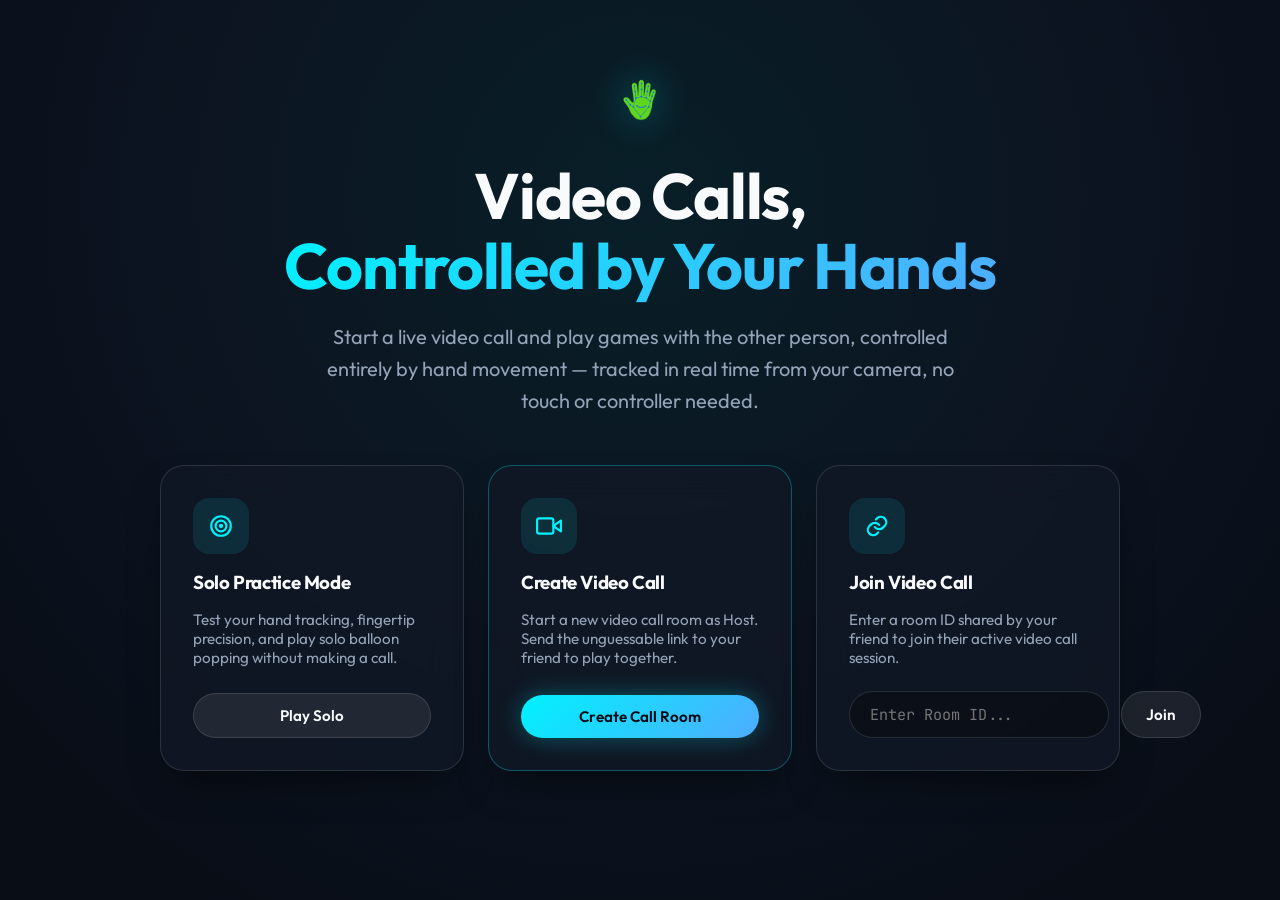
<file: index.html>
<!DOCTYPE html>
<html lang="en">
<head>
  <meta charset="UTF-8">
  <meta name="viewport" content="width=device-width, initial-scale=1.0">
  <title>AirPlay — Gesture-Controlled Video Call Games</title>
  <meta name="description" content="Two people video call and play real-time games controlled entirely by hand and finger gestures — no touch, no buttons.">
  <link rel="icon" type="image/x-icon" href="favicon.ico">
  <link rel="icon" type="image/png" sizes="16x16" href="assets/favicon-16.png">
  <link rel="icon" type="image/png" sizes="32x32" href="assets/favicon-32.png">
  <link rel="icon" type="image/png" sizes="192x192" href="assets/favicon-192.png">
  <link rel="apple-touch-icon" sizes="180x180" href="assets/apple-touch-icon.png">
  <link rel="stylesheet" href="styles/main.css">
</head>
<body>
  <main class="landing-container">
    <img src="assets/logo-mark.png" alt="AirPlay logo" class="hero-logo-mark">

    <h1 class="hero-title">
      Video Calls, <br>
      <span class="text-gradient">Controlled by Your Hands</span>
    </h1>

    <p class="hero-sub">
      Start a live video call and play games with the other person, controlled entirely by hand movement — tracked in real time from your camera, no touch or controller needed.
    </p>

    <div class="actions-grid">
      <!-- Card 1: Solo Practice -->
      <div class="glass-panel action-card">
        <div class="card-icon"><svg class="icon" viewBox="0 0 24 24" fill="none" stroke="currentColor" stroke-width="2" stroke-linecap="round" stroke-linejoin="round"><circle cx="12" cy="12" r="9"/><circle cx="12" cy="12" r="5"/><circle cx="12" cy="12" r="1"/></svg></div>
        <h3>Solo Practice Mode</h3>
        <p style="color: var(--text-muted); font-size: 0.95rem; flex: 1;">
          Test your hand tracking, fingertip precision, and play solo balloon popping without making a call.
        </p>
        <a href="solo.html" class="btn btn-secondary">Play Solo</a>
      </div>

      <!-- Card 2: Create Call -->
      <div class="glass-panel action-card" style="border-color: rgba(0, 242, 254, 0.3);">
        <div class="card-icon"><svg class="icon" viewBox="0 0 24 24" fill="none" stroke="currentColor" stroke-width="2" stroke-linecap="round" stroke-linejoin="round"><path d="M23 7l-7 5 7 5V7z"/><rect x="1" y="5" width="15" height="14" rx="2"/></svg></div>
        <h3>Create Video Call</h3>
        <p style="color: var(--text-muted); font-size: 0.95rem; flex: 1;">
          Start a new video call room as Host. Send the unguessable link to your friend to play together.
        </p>
        <button id="createRoomBtn" class="btn btn-primary">Create Call Room</button>
      </div>

      <!-- Card 3: Join Room -->
      <div class="glass-panel action-card">
        <div class="card-icon"><svg class="icon" viewBox="0 0 24 24" fill="none" stroke="currentColor" stroke-width="2" stroke-linecap="round" stroke-linejoin="round"><path d="M10 13a5 5 0 0 0 7.5.5l2-2a5 5 0 0 0-7-7l-1.5 1.5"/><path d="M14 11a5 5 0 0 0-7.5-.5l-2 2a5 5 0 0 0 7 7l1.5-1.5"/></svg></div>
        <h3>Join Video Call</h3>
        <p style="color: var(--text-muted); font-size: 0.95rem;">
          Enter a room ID shared by your friend to join their active video call session.
        </p>
        <div class="join-form">
          <input type="text" id="roomIdInput" class="input-field" placeholder="Enter Room ID...">
          <button id="joinRoomBtn" class="btn btn-secondary">Join</button>
        </div>
      </div>
    </div>
  </main>

  <script src="scripts/utils.js"></script>
  <script>
    // Create Room Action
    // NOTE: host status is intentionally NOT put in the URL. It's claimed locally
    // (sessionStorage) at creation time, so the shared link itself carries no
    // special privilege — anyone editing the URL query string cannot make
    // themselves the room owner.
    //
    // IMPORTANT: this uses sessionStorage, not localStorage. localStorage is
    // shared by EVERY tab of the same browser/origin, so testing by opening a
    // second tab on the same PC (or pasting the link into another tab) would
    // make that second tab see the same "owner" key and incorrectly believe
    // it was also the Host — both sides then think they're peerA, nobody
    // sends/accepts a join request, and the call + games never sync.
    // sessionStorage is unique per tab, so a freshly opened/pasted tab is
    // correctly treated as a Guest, while a page refresh in the ORIGINAL tab
    // still keeps its Host status.
    document.getElementById('createRoomBtn').addEventListener('click', debounce(() => {
      const roomId = generateRoomId();
      try {
        sessionStorage.setItem(`airplay_owner_${roomId}`, '1');
      } catch (e) { /* sessionStorage unavailable — falls back to guest role */ }
      window.location.href = `call.html?room=${roomId}`;
    }));

    // Join Room Action
    document.getElementById('joinRoomBtn').addEventListener('click', debounce(() => {
      const roomId = document.getElementById('roomIdInput').value.trim();
      if (roomId) {
        window.location.href = `call.html?room=${encodeURIComponent(roomId)}`;
      } else {
        alert("Please enter a valid Room ID.");
      }
    }));

    // Auto check if URL has ?room= parameter
    const urlParams = new URLSearchParams(window.location.search);
    const roomParam = urlParams.get('room');
    if (roomParam) {
      window.location.href = `call.html?room=${encodeURIComponent(roomParam)}`;
    }
  </script>
</body>
</html>
</file>
<file: styles/main.css>
/* AirPlay — Master Design System & Styling (v2 Updated) */
@import url('https://fonts.googleapis.com/css2?family=Outfit:wght@300;400;500;600;700;800&family=JetBrains+Mono:wght@400;600&display=swap');

:root {
  --bg-dark: #090d16;
  --bg-card: rgba(18, 24, 38, 0.75);
  --bg-card-hover: rgba(28, 36, 56, 0.85);
  --glass-border: rgba(255, 255, 255, 0.12);
  --glass-glow: rgba(0, 242, 254, 0.15);
  
  --color-primary: #00f2fe;
  --color-secondary: #4facfe;
  --color-accent: #ff0844;
  --color-pink: #ff4e50;
  --color-yellow: #f9d423;
  --color-green: #00e676;
  
  --text-main: #f8fafc;
  --text-muted: #94a3b8;
  --text-dim: #64748b;

  --font-sans: 'Outfit', -apple-system, BlinkMacSystemFont, sans-serif;
  --font-mono: 'JetBrains Mono', monospace;

  --radius-sm: 8px;
  --radius-md: 16px;
  --radius-lg: 24px;
  --radius-full: 9999px;

  --shadow-lg: 0 20px 40px -15px rgba(0, 0, 0, 0.6);
  --shadow-neon: 0 0 25px rgba(0, 242, 254, 0.3);
}

* {
  box-sizing: border-box;
  margin: 0;
  padding: 0;
}

/* Consistent professional icon set (replaces emoji) */
.icon {
  width: 1em;
  height: 1em;
  flex-shrink: 0;
}
.control-btn .icon { width: 20px; height: 20px; }
.card-icon .icon { width: 26px; height: 26px; }
.game-icon-badge .icon { width: 28px; height: 28px; }
.hero-badge .icon { width: 16px; height: 16px; }
.btn-icon .icon { width: 16px; height: 16px; }
.exit-game-btn .icon { width: 16px; height: 16px; }
.tag-remove-btn .icon { width: 10px; height: 10px; }

body {
  background-color: var(--bg-dark);
  color: var(--text-main);
  font-family: var(--font-sans);
  min-height: 100vh;
  overflow-x: hidden;
  position: relative;
}

body::before {
  content: '';
  position: fixed;
  top: -20%;
  left: -20%;
  width: 140%;
  height: 140%;
  background: radial-gradient(circle at 50% 30%, rgba(0, 242, 254, 0.08) 0%, rgba(79, 172, 254, 0.05) 35%, rgba(9, 13, 22, 0) 70%);
  pointer-events: none;
  z-index: 0;
}

/* Typography & General Classes */
h1, h2, h3, h4 {
  font-weight: 700;
  letter-spacing: -0.02em;
}

.text-gradient {
  background: linear-gradient(135deg, var(--color-primary), var(--color-secondary));
  -webkit-background-clip: text;
  -webkit-text-fill-color: transparent;
}

.text-gradient-pink {
  background: linear-gradient(135deg, #ff0844, #ffb199);
  -webkit-background-clip: text;
  -webkit-text-fill-color: transparent;
}

.glass-panel {
  background: var(--bg-card);
  backdrop-filter: blur(16px);
  -webkit-backdrop-filter: blur(16px);
  border: 1px solid var(--glass-border);
  box-shadow: var(--shadow-lg);
  border-radius: var(--radius-lg);
}

.btn {
  display: inline-flex;
  align-items: center;
  justify-content: center;
  gap: 10px;
  padding: 12px 24px;
  font-size: 0.95rem;
  font-weight: 600;
  font-family: var(--font-sans);
  border-radius: var(--radius-full);
  border: none;
  cursor: pointer;
  transition: all 0.25s cubic-bezier(0.4, 0, 0.2, 1);
  text-decoration: none;
  user-select: none;
  white-space: nowrap;
}

.btn-primary {
  background: linear-gradient(135deg, var(--color-primary), var(--color-secondary));
  color: #040914;
  box-shadow: var(--shadow-neon);
}

.btn-primary:hover {
  transform: translateY(-2px);
  box-shadow: 0 0 35px rgba(0, 242, 254, 0.5);
}

.btn-secondary {
  background: rgba(255, 255, 255, 0.08);
  color: var(--text-main);
  border: 1px solid var(--glass-border);
}

.btn-secondary:hover {
  background: rgba(255, 255, 255, 0.15);
  border-color: rgba(255, 255, 255, 0.25);
  transform: translateY(-2px);
}

.btn-danger {
  background: linear-gradient(135deg, #ff0844, #ff4e50);
  color: white;
}

.btn-danger:hover {
  box-shadow: 0 0 25px rgba(255, 8, 68, 0.4);
  transform: translateY(-2px);
}

.btn-icon {
  width: 44px;
  height: 44px;
  padding: 0;
  border-radius: 50%;
}

/* Landing Page Layout */
.landing-container {
  max-width: 1100px;
  margin: 0 auto;
  padding: 60px 24px;
  display: flex;
  flex-direction: column;
  align-items: center;
  min-height: 100vh;
  justify-content: center;
  position: relative;
  z-index: 1;
}

.hero-logo-mark {
  width: 64px;
  height: 64px;
  object-fit: contain;
  margin-bottom: 28px;
  filter: drop-shadow(0 0 18px rgba(0, 242, 254, 0.35));
}

.hero-badge {
  display: inline-flex;
  align-items: center;
  gap: 8px;
  padding: 6px 16px;
  background: rgba(0, 242, 254, 0.1);
  border: 1px solid rgba(0, 242, 254, 0.3);
  border-radius: var(--radius-full);
  font-size: 0.875rem;
  color: var(--color-primary);
  margin-bottom: 24px;
  font-weight: 500;
}

.hero-title {
  font-size: 4rem;
  line-height: 1.1;
  text-align: center;
  margin-bottom: 20px;
}

.hero-sub {
  font-size: 1.25rem;
  color: var(--text-muted);
  text-align: center;
  max-width: 650px;
  margin-bottom: 48px;
  line-height: 1.6;
}

.actions-grid {
  display: grid;
  grid-template-columns: repeat(auto-fit, minmax(300px, 1fr));
  gap: 24px;
  width: 100%;
  max-width: 960px;
  margin-bottom: 60px;
}

.action-card {
  padding: 32px;
  display: flex;
  flex-direction: column;
  gap: 16px;
  transition: transform 0.3s ease, border-color 0.3s ease;
}

.action-card:hover {
  transform: translateY(-4px);
  border-color: rgba(0, 242, 254, 0.4);
}

.card-icon {
  width: 56px;
  height: 56px;
  border-radius: var(--radius-md);
  background: rgba(0, 242, 254, 0.1);
  display: flex;
  align-items: center;
  justify-content: center;
  color: var(--color-primary);
  font-size: 1.75rem;
}

.join-form {
  display: flex;
  gap: 12px;
  margin-top: 8px;
}

.input-field {
  flex: 1;
  background: rgba(0, 0, 0, 0.3);
  border: 1px solid var(--glass-border);
  border-radius: var(--radius-full);
  padding: 12px 20px;
  color: white;
  font-family: var(--font-mono);
  font-size: 0.95rem;
  outline: none;
  transition: border-color 0.2s;
}

.input-field:focus {
  border-color: var(--color-primary);
  box-shadow: 0 0 15px rgba(0, 242, 254, 0.2);
}

/* Call Stage & Video Grid */
.call-stage {
  position: fixed;
  inset: 0;
  background: #000;
  display: flex;
  overflow: hidden;
  touch-action: none;
  overscroll-behavior: none;
}

.video-grid {
  width: 100%;
  height: 100%;
  display: grid;
  grid-template-columns: 1fr 1fr;
  gap: 8px;
  padding: 8px;
  background: #060911;
  position: relative;
}

.video-grid.single-peer {
  grid-template-columns: 1fr;
}

.video-tile {
  position: relative;
  width: 100%;
  height: 100%;
  background: #111625;
  border-radius: var(--radius-lg);
  overflow: hidden;
  border: 1px solid rgba(255, 255, 255, 0.05);
}

.video-tile video {
  width: 100%;
  height: 100%;
  object-fit: cover;
  transform: scaleX(-1);
  transition: filter 0.3s ease;
}

.video-tile.remote video {
  transform: scaleX(1);
}

/* Small centered hint shown over a video tile while it has no visible
   stream yet — e.g. guest waiting for the host to accept, or a player's
   own camera not having loaded. Hidden automatically the moment that
   tile's <video> actually starts playing. */
.video-center-hint {
  position: absolute;
  top: 50%;
  left: 50%;
  transform: translate(-50%, -50%);
  width: 82%;
  text-align: center;
  font-size: 0.78rem;
  line-height: 1.35;
  color: rgba(255, 255, 255, 0.75);
  background: rgba(6, 10, 18, 0.55);
  border: 1px solid rgba(255, 255, 255, 0.12);
  border-radius: 10px;
  padding: 8px 12px;
  pointer-events: none;
  z-index: 2;
}

/* Real-Time Video Filters */
.filter-none { filter: none; }
.filter-warm { filter: sepia(0.3) saturate(1.5) contrast(1.08) brightness(1.05); }
.filter-cyberpunk { filter: hue-rotate(185deg) saturate(2) contrast(1.25) brightness(1.02); }
.filter-sepia { filter: sepia(0.75) contrast(1.12) brightness(1.03); }
.filter-bw { filter: grayscale(1) contrast(1.25) brightness(1.02); }
.filter-soft { filter: brightness(1.12) contrast(0.92) saturate(1.15) blur(0.3px); }
.filter-vivid { filter: saturate(1.6) contrast(1.15) brightness(1.05); }
/* Beauty / skin-smoothing — gentle blur + brightness/contrast lift approximates
   an Instagram/Snapchat-style smoothening effect without needing a separate
   image-processing pipeline. */
.filter-beauty { filter: blur(0.6px) brightness(1.08) contrast(0.94) saturate(1.12); }

.peer-name-tag {
  position: absolute;
  bottom: 10px;
  left: 10px;
  padding: 3px 9px;
  background: rgba(0, 0, 0, 0.35);
  backdrop-filter: blur(6px);
  border-radius: var(--radius-full);
  font-size: 0.68rem;
  font-weight: 500;
  color: white;
  border: 1px solid rgba(255, 255, 255, 0.1);
  display: flex;
  align-items: center;
  gap: 6px;
  z-index: 5;
  opacity: 0.7;
  transition: opacity 0.35s ease;
}
.peer-name-tag:hover { opacity: 1; }

/* Camera-off / Mic-muted badges — shown on BOTH the local tile and the
   remote tile whenever that side's camera/mic is off, mirroring how
   WhatsApp/Instagram show a muted-mic icon on a participant's video tile. */
.media-status-badges {
  position: absolute;
  top: 10px;
  right: 10px;
  display: flex;
  gap: 6px;
  z-index: 6;
}

.media-status-badge {
  width: 30px;
  height: 30px;
  border-radius: 50%;
  background: rgba(20, 6, 10, 0.55);
  backdrop-filter: blur(6px);
  border: 1px solid rgba(255, 8, 68, 0.4);
  color: #ff4e50;
  display: flex;
  align-items: center;
  justify-content: center;
}

.media-status-badge .icon { width: 16px; height: 16px; }

/* Rock-Paper-Scissors — full-screen blur applied over the entire video
   call while both players are forming their hand sign, so neither can
   see the other's (or even their own) hand before both are locked in.
   Sits above the video grid but below the game canvas so RPS's own UI
   text always stays crisp and readable through the blur. */
.video-blur-overlay {
  position: absolute;
  inset: 0;
  z-index: 5;
  pointer-events: none;
  opacity: 0;
  backdrop-filter: blur(0px);
  -webkit-backdrop-filter: blur(0px);
  background: rgba(4, 9, 20, 0);
  transition: opacity 0.35s ease, backdrop-filter 0.35s ease, background 0.35s ease;
}

.video-blur-overlay.active {
  opacity: 1;
  backdrop-filter: blur(45px) brightness(0.7);
  -webkit-backdrop-filter: blur(45px) brightness(0.7);
  background: rgba(4, 9, 20, 0.35);
}

/* Canvas Game Overlay */
#gameCanvas {
  position: absolute;
  top: 0;
  left: 0;
  width: 100%;
  height: 100%;
  pointer-events: none;
  z-index: 10;
}

/* Floating Controls Bar — auto-hides after inactivity so it never sits on
   top of the game (e.g. Paddle Duel), and reappears on touch/mouse move. */
.control-bar {
  position: fixed;
  bottom: 24px;
  left: 50%;
  transform: translateX(-50%);
  display: flex;
  align-items: center;
  gap: 12px;
  padding: 10px 20px;
  z-index: 50;
  opacity: 1;
  transition: opacity 0.35s ease, transform 0.35s ease;
}

.control-bar.controls-hidden {
  opacity: 0;
  transform: translateX(-50%) translateY(20px);
  pointer-events: none;
}

.control-btn {
  width: 46px;
  height: 46px;
  border-radius: 50%;
  background: rgba(255, 255, 255, 0.12);
  border: 1px solid rgba(255, 255, 255, 0.15);
  color: white;
  display: flex;
  align-items: center;
  justify-content: center;
  font-size: 1.2rem;
  cursor: pointer;
  transition: all 0.2s;
}

.control-btn:hover {
  background: rgba(255, 255, 255, 0.25);
  transform: scale(1.08);
}

.control-btn.active-off {
  background: var(--color-accent);
  border-color: transparent;
}

/* Hand Detection Indicator Badge */
.hand-status-badge {
  position: fixed;
  top: 16px;
  left: 16px;
  padding: 4px 10px;
  border-radius: var(--radius-full);
  font-size: 0.68rem;
  font-weight: 600;
  display: flex;
  align-items: center;
  gap: 6px;
  z-index: 40;
  opacity: 0.55;
  transition: opacity 0.35s ease, transform 0.35s ease;
}
.hand-status-badge:hover { opacity: 0.95; }

/* Auto-hide after inactivity, same behavior as the bottom control bar, so
   these badges don't sit on top of the video/game permanently. */
.hand-status-badge.controls-hidden,
.network-health-badge.controls-hidden {
  opacity: 0;
  transform: translateY(-14px);
  pointer-events: none;
}

.status-dot {
  width: 8px;
  height: 8px;
  border-radius: 50%;
  background: var(--color-green);
  box-shadow: 0 0 10px var(--color-green);
}

.hand-status-badge.warning .status-dot {
  background: var(--color-yellow);
  box-shadow: 0 0 10px var(--color-yellow);
}

/* Network Health Indicator Badge */
.network-health-badge {
  position: fixed;
  top: 16px;
  right: 16px;
  padding: 4px 10px;
  border-radius: var(--radius-full);
  font-size: 0.65rem;
  font-family: var(--font-mono);
  display: flex;
  align-items: center;
  gap: 5px;
  z-index: 40;
  background: rgba(0, 0, 0, 0.3);
  border: 1px solid var(--glass-border);
  opacity: 0.55;
  transition: opacity 0.35s ease, transform 0.35s ease;
}
.network-health-badge:hover { opacity: 0.95; }

/* Consolidated Call Settings Panel (mic/camera/filters/reactions/etc,
   grouped behind one gear button instead of cluttering the control bar) */
.settings-panel {
  position: fixed;
  bottom: 85px;
  left: 50%;
  transform: translateX(-50%);
  display: flex;
  align-items: center;
  gap: 14px;
  padding: 14px 20px;
  z-index: 70;
  flex-wrap: wrap;
  justify-content: center;
  max-width: 92vw;
}

.settings-panel .control-btn {
  flex-direction: column;
  height: auto;
  width: auto;
  min-width: 54px;
  padding: 10px 8px 8px;
  border-radius: var(--radius-md);
  gap: 4px;
}

.settings-panel-label {
  font-size: 0.65rem;
  font-weight: 600;
  opacity: 0.8;
}

/* Game Scoreboard HUD */
.scoreboard-hud {
  position: fixed;
  top: 24px;
  left: 50%;
  transform: translateX(-50%);
  padding: 10px 24px;
  border-radius: var(--radius-full);
  display: flex;
  align-items: center;
  gap: 20px;
  z-index: 40;
  box-shadow: 0 10px 30px rgba(0, 0, 0, 0.5);
}

.score-player {
  display: flex;
  align-items: center;
  gap: 10px;
  font-weight: 700;
}

.score-val {
  font-size: 1.4rem;
  font-family: var(--font-mono);
}

.game-timer-display {
  font-size: 1rem;
  font-family: var(--font-mono);
  color: var(--color-primary);
  padding: 4px 12px;
  background: rgba(0, 242, 254, 0.1);
  border-radius: 12px;
}

/* Score pulse — brief highlight so a point change is visibly obvious on
   both screens instead of the number just silently updating. */
.score-val.score-pulse {
  animation: scorePulse 0.65s ease-out;
}

@keyframes scorePulse {
  0% { transform: scale(1); color: inherit; text-shadow: none; }
  30% { transform: scale(1.5); color: #ffd54a; text-shadow: 0 0 14px rgba(255, 213, 74, 0.9); }
  100% { transform: scale(1); color: inherit; text-shadow: none; }
}

/* Floating "+1" popup — appended to <body> and positioned via inline
   left/top (viewport coordinates), so it isn't clipped by the small
   scoreboard-hud pill it floats up from. */
.floating-score-popup {
  position: fixed;
  transform: translate(-50%, -10px);
  font-family: var(--font-mono);
  font-weight: 800;
  font-size: 1.1rem;
  color: #ffd54a;
  text-shadow: 0 0 10px rgba(255, 213, 74, 0.8);
  pointer-events: none;
  z-index: 65;
  animation: floatScorePopup 0.9s ease-out forwards;
}

@keyframes floatScorePopup {
  0% { opacity: 0; transform: translate(-50%, 0) scale(0.7); }
  20% { opacity: 1; transform: translate(-50%, -14px) scale(1.1); }
  100% { opacity: 0; transform: translate(-50%, -46px) scale(1); }
}

.exit-game-btn {
  position: fixed;
  top: 76px;
  right: 24px;
  width: 40px;
  height: 40px;
  border-radius: 50%;
  background: rgba(255, 8, 68, 0.2);
  border: 1px solid rgba(255, 8, 68, 0.4);
  color: white;
  display: flex;
  align-items: center;
  justify-content: center;
  font-size: 1.2rem;
  cursor: pointer;
  z-index: 45;
  transition: all 0.2s;
}

.exit-game-btn:hover {
  background: var(--color-accent);
  transform: scale(1.1);
}

/* Modals & Overlays */
.modal-backdrop {
  position: fixed;
  inset: 0;
  background: rgba(0, 0, 0, 0.8);
  backdrop-filter: blur(12px);
  z-index: 100;
  display: flex;
  align-items: center;
  justify-content: center;
  padding: 24px;
  opacity: 0;
  pointer-events: none;
  transition: opacity 0.3s ease;
}

.modal-backdrop.active {
  opacity: 1;
  pointer-events: auto;
}

.modal-card {
  max-width: 520px;
  width: 100%;
  padding: 32px;
  text-align: center;
  transform: scale(0.9);
  transition: transform 0.3s ease;
  max-height: 90vh;
  overflow-y: auto;
}

.modal-backdrop.active .modal-card {
  transform: scale(1);
}

.modal-actions {
  display: flex;
  gap: 12px;
  justify-content: center;
  margin-top: 24px;
}

/* Bottom Sheet Game Launcher */
.bottom-sheet {
  position: fixed;
  bottom: 0;
  left: 0;
  right: 0;
  background: rgba(12, 17, 29, 0.95);
  backdrop-filter: blur(20px);
  border-top: 1px solid var(--glass-border);
  border-radius: 28px 28px 0 0;
  padding: 28px;
  z-index: 80;
  transform: translateY(100%);
  transition: transform 0.4s cubic-bezier(0.16, 1, 0.3, 1);
  max-height: 85vh;
  overflow-y: auto;
}

.bottom-sheet.open {
  transform: translateY(0);
}

.sheet-header {
  display: flex;
  justify-content: space-between;
  align-items: center;
  margin-bottom: 20px;
}

.games-grid {
  display: grid;
  grid-template-columns: repeat(auto-fit, minmax(180px, 1fr));
  gap: 16px;
}

.game-select-card {
  padding: 18px;
  background: rgba(255, 255, 255, 0.04);
  border: 1px solid var(--glass-border);
  border-radius: var(--radius-md);
  cursor: pointer;
  display: flex;
  flex-direction: column;
  gap: 10px;
  transition: all 0.2s;
  text-align: left;
}

.game-select-card:hover {
  background: rgba(0, 242, 254, 0.08);
  border-color: var(--color-primary);
  transform: translateY(-3px);
}

.game-icon-badge {
  font-size: 2rem;
}

/* Tagged Input System (YouTube-style Chips) */
.custom-tags-box {
  text-align: left;
  margin-top: 16px;
}

.tags-container {
  display: flex;
  flex-wrap: wrap;
  gap: 8px;
  padding: 10px;
  background: rgba(0, 0, 0, 0.3);
  border: 1px solid var(--glass-border);
  border-radius: var(--radius-md);
  min-height: 60px;
  max-height: 180px;
  overflow-y: auto;
  margin-top: 8px;
  align-items: flex-start;
  align-content: flex-start;
  overscroll-behavior: contain;
}

.tag-chip {
  display: inline-flex;
  align-items: center;
  gap: 6px;
  padding: 6px 12px;
  background: rgba(0, 242, 254, 0.15);
  border: 1px solid rgba(0, 242, 254, 0.3);
  color: var(--color-primary);
  border-radius: var(--radius-full);
  font-size: 0.85rem;
  font-weight: 500;
}

.tag-chip.dare-chip {
  background: rgba(255, 8, 68, 0.15);
  border-color: rgba(255, 8, 68, 0.3);
  color: #ff4e50;
}

.tag-remove-btn {
  background: none;
  border: none;
  color: inherit;
  font-weight: 700;
  cursor: pointer;
  font-size: 0.9rem;
  opacity: 0.7;
}

.tag-remove-btn:hover {
  opacity: 1;
}

.tag-input {
  flex: 1;
  min-width: 130px;
  background: transparent;
  border: none;
  color: white;
  font-family: var(--font-sans);
  font-size: 0.9rem;
  outline: none;
}

.add-tag-btn {
  background: linear-gradient(135deg, rgba(0, 242, 254, 0.22), rgba(79, 172, 254, 0.35));
  border: 1px solid rgba(0, 242, 254, 0.6);
  color: #00f2fe;
  padding: 6px 14px;
  border-radius: var(--radius-full);
  font-size: 0.82rem;
  font-weight: 700;
  cursor: pointer;
  transition: all 0.2s cubic-bezier(0.4, 0, 0.2, 1);
  white-space: nowrap;
  box-shadow: 0 0 12px rgba(0, 242, 254, 0.2);
  user-select: none;
  touch-action: manipulation;
}

.add-tag-btn:hover, .add-tag-btn:active {
  background: linear-gradient(135deg, rgba(0, 242, 254, 0.45), rgba(79, 172, 254, 0.6));
  border-color: #00f2fe;
  transform: scale(1.05);
  box-shadow: 0 0 18px rgba(0, 242, 254, 0.45);
}

.add-tag-btn.dare-btn {
  background: linear-gradient(135deg, rgba(255, 8, 68, 0.22), rgba(255, 78, 80, 0.35));
  border-color: rgba(255, 8, 68, 0.6);
  color: #ff4e50;
  box-shadow: 0 0 12px rgba(255, 8, 68, 0.2);
}

.add-tag-btn.dare-btn:hover, .add-tag-btn.dare-btn:active {
  background: linear-gradient(135deg, rgba(255, 8, 68, 0.45), rgba(255, 78, 80, 0.6));
  border-color: #ff4e50;
  box-shadow: 0 0 18px rgba(255, 8, 68, 0.45);
}

.toggle-switch-label {
  display: flex;
  align-items: center;
  gap: 12px;
  cursor: pointer;
  margin-top: 16px;
  font-size: 0.95rem;
}

.toggle-switch-label.disabled {
  opacity: 0.5;
  cursor: not-allowed;
}

.toggle-hint {
  display: block;
  margin-top: 4px;
  margin-left: 44px;
  font-size: 0.78rem;
  color: var(--text-muted);
}

.clear-all-btn {
  background: transparent;
  border: 1px solid rgba(255, 8, 68, 0.5);
  color: #ff4e50;
  padding: 6px 14px;
  border-radius: var(--radius-full);
  font-size: 0.8rem;
  font-weight: 600;
  cursor: pointer;
  transition: all 0.2s ease;
  white-space: nowrap;
}

.clear-all-btn:hover, .clear-all-btn:active {
  background: rgba(255, 8, 68, 0.15);
  border-color: #ff4e50;
}

.save-status-text {
  display: block;
  text-align: center;
  margin-top: 10px;
  font-size: 0.85rem;
  font-weight: 600;
  color: #00f2fe;
  min-height: 1.1em;
  opacity: 0;
  transition: opacity 0.25s ease;
}

.save-status-text.visible {
  opacity: 1;
}

/* Call End Summary Dashboard */
.summary-grid {
  display: grid;
  grid-template-columns: 1fr 1fr;
  gap: 16px;
  margin: 20px 0;
  text-align: left;
}

.summary-card {
  padding: 16px;
  background: rgba(255, 255, 255, 0.04);
  border: 1px solid var(--glass-border);
  border-radius: var(--radius-md);
}

.stat-val {
  font-size: 1.5rem;
  font-family: var(--font-mono);
  font-weight: 700;
  color: var(--color-primary);
  margin-top: 4px;
}

/* Floating Emoji Reactions */
.floating-emoji {
  position: fixed;
  font-size: 2.5rem;
  pointer-events: none;
  animation: floatUp 2s cubic-bezier(0.2, 0.8, 0.2, 1) forwards;
  z-index: 60;
  --drift: 0px;
  --rise: 160px;
  --scale: 1;
}

@keyframes floatUp {
  0% { opacity: 1; transform: translate(0, 0) scale(0.7); }
  15% { opacity: 1; }
  100% { opacity: 0; transform: translate(var(--drift), calc(-1 * var(--rise))) scale(var(--scale)); }
}

@media (max-width: 768px) {
  .hero-title { font-size: 2.5rem; }
  .video-grid { grid-template-columns: 1fr; grid-template-rows: 1fr 1fr; }
  .video-grid.single-peer { grid-template-rows: 1fr; }
  .video-tile { order: 2; } /* Local video (me) at bottom */
  .video-tile.remote { order: 1; } /* Remote video (friend) at top */
  .actions-grid { grid-template-columns: 1fr; }
  .scoreboard-hud { width: 92%; justify-content: space-between; gap: 10px; padding: 8px 14px; }
  .summary-grid { grid-template-columns: 1fr; }

  .control-bar {
    /* BUGFIX: was width:94% + justify-content:space-between, which stretched
       the (now only 3) buttons to the far edges of the bar on phones —
       leaving big gaps between them instead of the tight cluster seen on
       desktop (where control-bar has no explicit width/space-between).
       Sizing to content + centering keeps the exact same tight grouping on
       every screen size. */
    width: auto;
    max-width: 94vw;
    justify-content: center;
    gap: 10px;
    padding: 8px 14px;
    bottom: 14px;
  }
  .control-btn { width: 40px; height: 40px; }
  .control-btn .icon { width: 18px; height: 18px; }

  .hand-status-badge { top: 10px; left: 10px; padding: 3px 9px; font-size: 0.62rem; }
  .network-health-badge { top: 10px; right: 10px; padding: 3px 8px; font-size: 0.6rem; }
  .exit-game-btn { top: 64px; right: 14px; width: 36px; height: 36px; }
  #backToMenuBtn { left: 14px; right: auto; }

  .modal-card { padding: 22px; max-width: 94vw; }
  .bottom-sheet { padding: 20px 16px; }
  .games-grid { grid-template-columns: repeat(auto-fit, minmax(140px, 1fr)); gap: 10px; }
  .game-select-card { padding: 14px; }

  #filterMenu, #reactionBar {
    max-width: 92vw;
    flex-wrap: wrap;
    justify-content: center;
  }

  .join-form { flex-direction: column; }
  .action-card { padding: 22px; }
}

@media (max-width: 420px) {
  .hero-title { font-size: 2rem; }
  .control-bar { gap: 8px; padding: 6px 10px; }
  .control-btn { width: 36px; height: 36px; }
  .control-btn .icon { width: 16px; height: 16px; }
  .score-val { font-size: 1.1rem; }
  .game-timer-display { font-size: 0.85rem; padding: 3px 8px; }
  .scoreboard-hud { top: 12px; padding: 6px 10px; gap: 8px; }
}

/* Global overflow safety net — text in modals, sheets, cards, and HUD
   elements must always wrap instead of being visually clipped on narrow
   phone screens. */
.modal-card, .bottom-sheet, .glass-panel, .scoreboard-hud,
.modal-card *, .bottom-sheet *, .glass-panel * {
  overflow-wrap: break-word;
  word-break: break-word;
  box-sizing: border-box;
}
.modal-card, .bottom-sheet { max-width: 96vw; }

/* BUGFIX (score/timer numbers rendering one digit per line, e.g. "14"
   shown as "1" stacked above "4"): the global safety net above applies
   word-break: break-word to EVERY descendant of .glass-panel/.scoreboard-hud
   so long text in modals/sheets wraps instead of overflowing. But
   word-break: break-word also lets a flex child (.score-player, .score-val,
   .game-timer-display) be compressed by flexbox to NARROWER than its own
   text content's natural width — and once that happens the browser has no
   choice but to break the number itself onto multiple lines, one character
   per line. These elements are short, fixed-format numbers/labels that
   must never wrap, so opt them back out.  */
.score-player, .score-val, .game-timer-display,
.game-result-value, .game-result-label,
.btn {
  white-space: nowrap;
  word-break: normal;
  overflow-wrap: normal;
  flex-shrink: 0;
}

/* Game Round Result Modal — shown to both players whenever a game ends
   (timer runs out, or either side ends it early). */
.game-result-banner {
  font-size: 3rem;
  line-height: 1;
  margin-bottom: 6px;
}

.game-result-scores {
  display: flex;
  align-items: center;
  justify-content: center;
  gap: 20px;
  margin-top: 18px;
}

.game-result-score-item {
  display: flex;
  flex-direction: column;
  align-items: center;
  gap: 6px;
  min-width: 90px;
}

.game-result-label {
  font-size: 0.85rem;
  font-weight: 700;
  text-transform: uppercase;
  letter-spacing: 0.03em;
}

.game-result-value {
  font-family: var(--font-mono);
  font-size: 2.2rem;
  font-weight: 800;
}

.game-result-vs {
  font-size: 0.8rem;
  font-weight: 700;
  opacity: 0.5;
  padding-top: 20px;
}

/* Pre-Game Specific Settings Rows */
.pre-game-setting-row {
  display: flex;
  align-items: center;
  justify-content: space-between;
  gap: 12px;
  background: rgba(0, 0, 0, 0.25);
  padding: 10px 16px;
  border-radius: var(--radius-md);
  border: 1px solid var(--glass-border);
  margin-top: 8px;
  flex-wrap: wrap;
}

.pre-game-setting-row label {
  font-size: 0.9rem;
  font-weight: 600;
  color: var(--text-main);
  flex: 1;
  min-width: 140px;
}

.pre-game-setting-row select,
.pre-game-setting-row input {
  width: 140px;
  padding: 6px 12px;
  font-size: 0.85rem;
}

/* Polished Hand Sensitivity Lever Component */
.sensitivity-lever-card {
  margin-top: 10px;
  background: rgba(0, 0, 0, 0.3);
  border: 1px solid var(--glass-border);
  border-radius: var(--radius-md);
  padding: 14px 16px;
  display: flex;
  flex-direction: column;
  gap: 12px;
}

.sensitivity-lever-header {
  display: flex;
  justify-content: space-between;
  align-items: center;
  gap: 8px;
}

.sensitivity-lever-title {
  font-size: 0.9rem;
  font-weight: 600;
  color: var(--text-main);
  display: flex;
  align-items: center;
  gap: 8px;
}

.sensitivity-val-badge {
  padding: 4px 12px;
  background: rgba(0, 242, 254, 0.15);
  border: 1px solid rgba(0, 242, 254, 0.4);
  color: var(--color-primary);
  border-radius: var(--radius-full);
  font-family: var(--font-mono);
  font-weight: 700;
  font-size: 0.85rem;
  box-shadow: 0 0 10px rgba(0, 242, 254, 0.2);
}

.sensitivity-slider-wrapper {
  position: relative;
  display: flex;
  align-items: center;
  width: 100%;
  padding: 4px 0;
}

.sensitivity-slider {
  -webkit-appearance: none;
  appearance: none;
  width: 100% !important;
  height: 8px !important;
  border-radius: 4px !important;
  background: linear-gradient(90deg, #ff0844 0%, #00f2fe 50%, #00e676 100%) !important;
  outline: none;
  cursor: pointer;
  box-shadow: inset 0 1px 3px rgba(0, 0, 0, 0.6);
  padding: 0 !important;
  border: none !important;
}

.sensitivity-slider::-webkit-slider-thumb {
  -webkit-appearance: none;
  appearance: none;
  width: 22px;
  height: 22px;
  border-radius: 50%;
  background: #ffffff;
  border: 2.5px solid #00f2fe;
  cursor: pointer;
  box-shadow: 0 0 12px rgba(0, 242, 254, 0.8);
  transition: transform 0.15s ease, box-shadow 0.15s ease;
}

.sensitivity-slider::-webkit-slider-thumb:hover {
  transform: scale(1.2);
  box-shadow: 0 0 18px rgba(0, 242, 254, 1);
}

.sensitivity-presets {
  display: flex;
  justify-content: space-between;
  gap: 8px;
}

.sensitivity-preset-btn {
  flex: 1;
  padding: 6px 4px;
  background: rgba(255, 255, 255, 0.05);
  border: 1px solid var(--glass-border);
  border-radius: var(--radius-sm);
  color: var(--text-muted);
  font-size: 0.78rem;
  font-weight: 600;
  cursor: pointer;
  transition: all 0.2s ease;
  text-align: center;
}

.sensitivity-preset-btn:hover, .sensitivity-preset-btn.active {
  background: rgba(0, 242, 254, 0.18);
  border-color: var(--color-primary);
  color: #ffffff;
  box-shadow: 0 0 10px rgba(0, 242, 254, 0.25);
}

/* Floating Minimized Truth/Dare Task Ball */
.minimized-task-pill {
  position: fixed;
  bottom: 85px;
  left: 20px;
  z-index: 60;
  display: flex;
  align-items: center;
  gap: 8px;
  padding: 8px 16px;
  background: rgba(18, 24, 38, 0.85);
  backdrop-filter: blur(12px);
  -webkit-backdrop-filter: blur(12px);
  border: 1px solid rgba(0, 242, 254, 0.4);
  border-radius: var(--radius-full);
  color: #00f2fe;
  font-size: 0.85rem;
  font-weight: 600;
  cursor: pointer;
  box-shadow: 0 4px 20px rgba(0, 242, 254, 0.25);
  transition: transform 0.2s ease, box-shadow 0.2s ease;
  max-width: 260px;
  white-space: nowrap;
  overflow: hidden;
  text-overflow: ellipsis;
}

.minimized-task-pill.dare-pill {
  border-color: rgba(255, 8, 68, 0.4);
  color: #ff4e50;
  box-shadow: 0 4px 20px rgba(255, 8, 68, 0.25);
}

.minimized-task-pill:hover {
  transform: scale(1.05);
}

/* "Spin Again" — only ever shown once the current task has been minimized
   (i.e. marked done with), so it can never be tapped by accident while a
   task popup is open and cut a turn short. Sits above the minimized pill. */
.truth-spin-again-btn {
  position: fixed;
  bottom: 138px;
  left: 20px;
  z-index: 60;
  display: flex;
  align-items: center;
  gap: 6px;
  padding: 8px 16px;
  background: rgba(0, 242, 254, 0.16);
  backdrop-filter: blur(12px);
  -webkit-backdrop-filter: blur(12px);
  border: 1px solid rgba(0, 242, 254, 0.5);
  border-radius: var(--radius-full);
  color: #00f2fe;
  font-size: 0.85rem;
  font-weight: 700;
  font-family: 'Outfit', sans-serif;
  cursor: pointer;
  box-shadow: 0 4px 20px rgba(0, 242, 254, 0.2);
  transition: transform 0.2s ease;
}

.truth-spin-again-btn:hover {
  transform: scale(1.05);
}

/* Truth or Dare — end of round result layout. Reorganized top to bottom
   (Time -> Truth -> Dare) so counts never overlap or run together. */
.truth-result-block {
  margin-top: 18px;
  display: flex;
  flex-direction: column;
  align-items: center;
  gap: 16px;
}

.truth-result-time {
  font-family: var(--font-mono);
  font-size: 1.15rem;
  font-weight: 700;
  color: var(--text-muted);
}

.truth-result-section {
  display: flex;
  flex-direction: column;
  align-items: center;
  gap: 8px;
}

.truth-result-heading {
  font-size: 0.82rem;
  font-weight: 800;
  text-transform: uppercase;
  letter-spacing: 0.08em;
  color: rgba(255, 255, 255, 0.55);
}

.truth-result-row {
  display: flex;
  justify-content: center;
  gap: 28px;
  font-family: var(--font-mono);
  font-size: 1.2rem;
  font-weight: 800;
}
</file>
